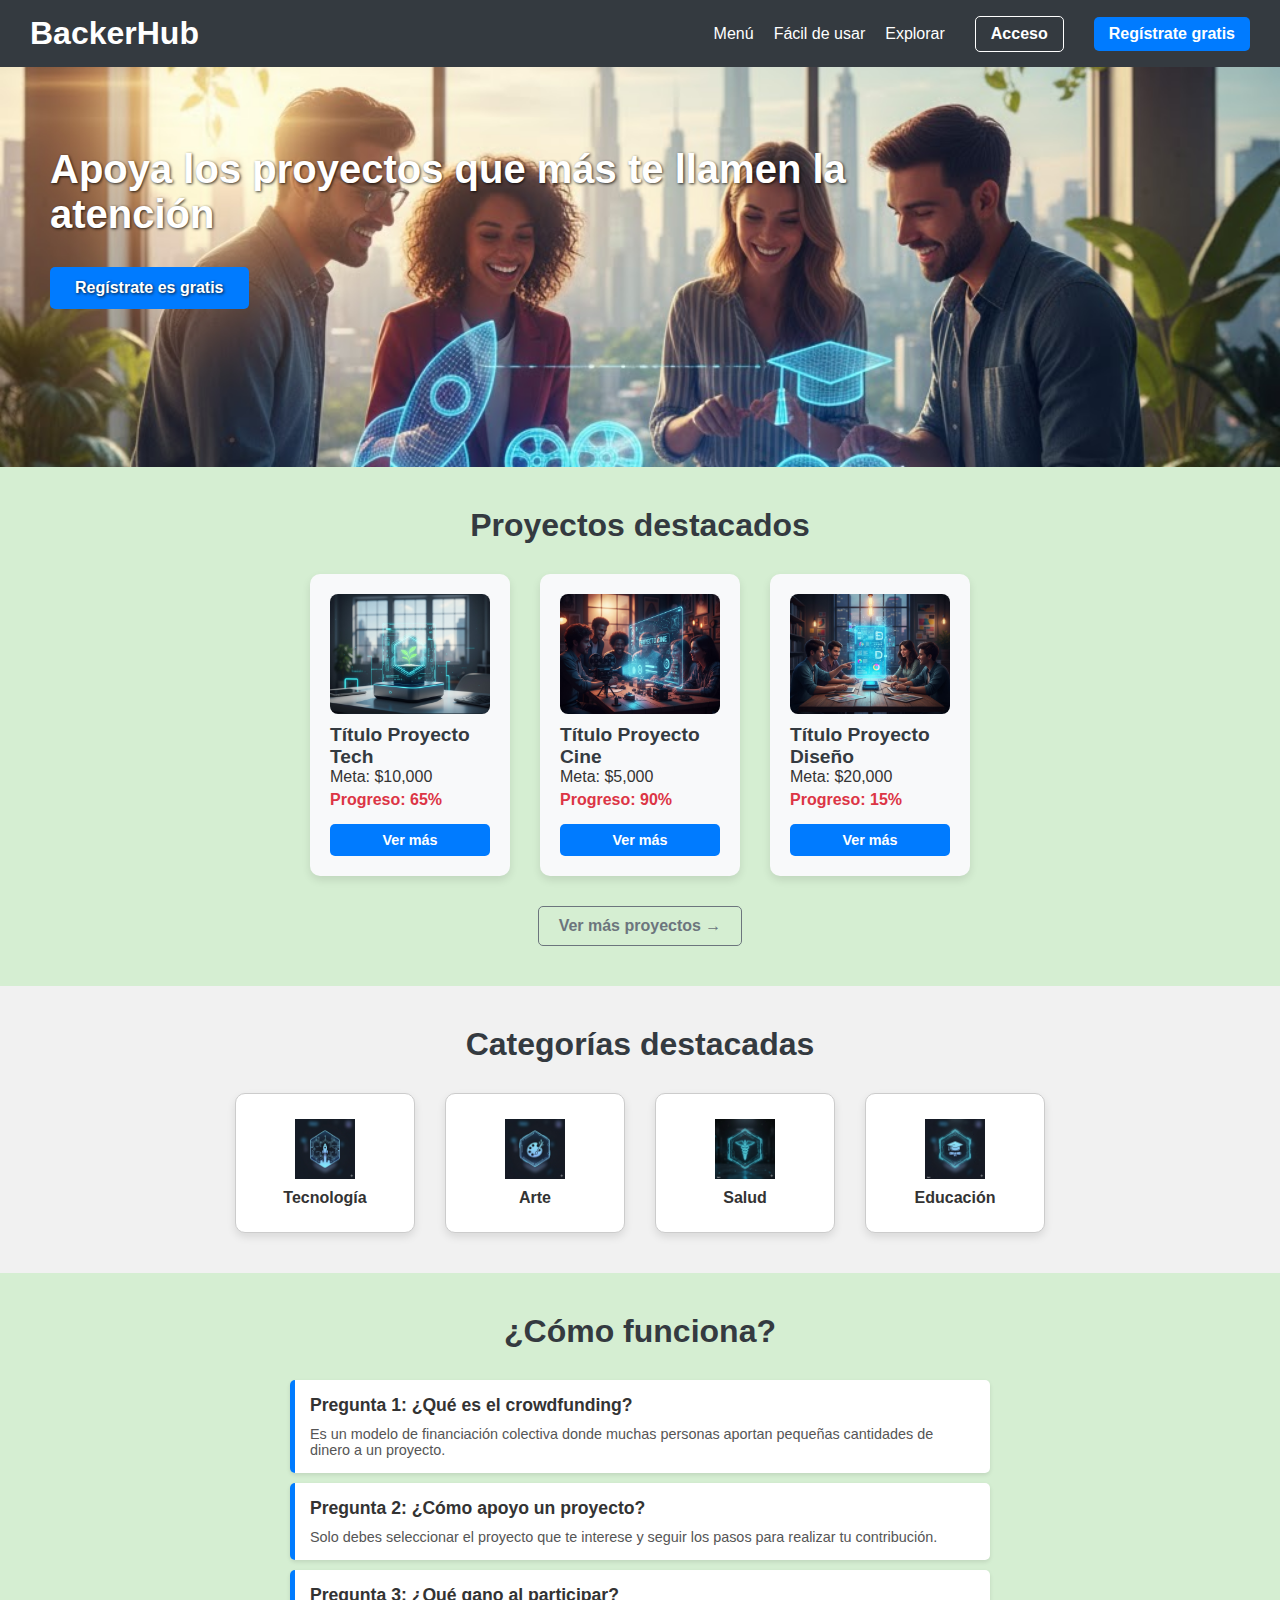
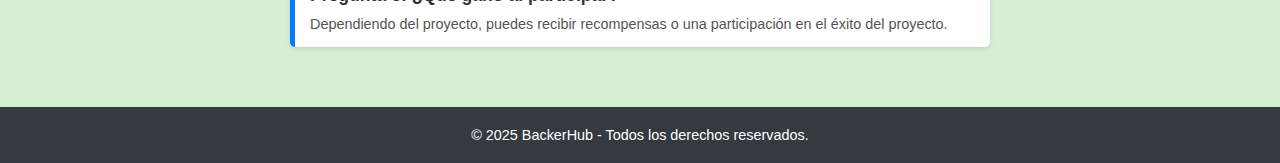
<file: index.html>
<!DOCTYPE html>
<html lang="es">
<head>
    <meta charset="UTF-8">
    <meta name="viewport" content="width=device-width, initial-scale=1.0">
    <title>BackerHub Plataforma de Crowdfunding</title>
    <link rel="stylesheet" href="css/pagPrincipal.css">
</head>
<body>
    <header>
        <h1>BackerHub</h1>
        <button class="menu-btn">☰</button>
        <nav id="menu">
            <ul>
                <li><a href="#">Menú</a></li>
                <li><a href="#">Fácil de usar</a></li>
                <li><a href="proyectos.html">Explorar</a></li>
                <li><a href="login.html" class="boton-acceso">Acceso</a></li>
                <li><a href="register.html" class="boton-registro">Regístrate gratis</a></li>
            </ul>
        </nav>
    </header>

    <main>
        <section class="presentacion">
            <h2>Apoya los proyectos que más te llamen la atención</h2>
            <a href="register.html" class="boton">Regístrate es gratis</a>
        </section>

        <section class="destacados" id="proyectos">
            <h2>Proyectos destacados</h2>
            <div class="grid-anuncios">
                <div class="anuncio proyecto">
                    <img src="img/tech.jpg" alt="Imagen del Proyecto Tech">
                    <h3>Título Proyecto Tech</h3>
                    <p>Meta: $10,000</p>
                    <p class="progreso">Progreso: 65%</p>
                    <a href="detalle.html" class="boton ver-mas">Ver más</a>
                </div>
                <div class="anuncio proyecto">
                    <img src="img/procine.jpg" alt="Imagen del Proyecto Cine">
                    <h3>Título Proyecto Cine</h3>
                    <p>Meta: $5,000</p>
                    <p class="progreso">Progreso: 90%</p>
                    <a href="detalle.html" class="boton ver-mas">Ver más</a>
                </div>
                <div class="anuncio proyecto">
                    <img src="img/prodisenio.jpg" alt="Imagen del Proyecto Diseño">
                    <h3>Título Proyecto Diseño</h3>
                    <p>Meta: $20,000</p>
                    <p class="progreso">Progreso: 15%</p>
                    <a href="detalle.html" class="boton ver-mas">Ver más</a>
                </div>
            </div>
            <a href="proyectos.html" class="boton-secundario">Ver más proyectos →</a>
        </section>

        <section class="categorias">
            <h2>Categorías destacadas</h2>
            <div class="grid-categorias">
                <div class="categoria">
                    <img src="img/tecnologia.jpg" alt="Icono de Tecnología">
                    <h3>Tecnología</h3>
                </div>
                <div class="categoria">
                    <img src="img/arte.jpg" alt="Icono de Arte">
                    <h3>Arte</h3>
                </div>
                <div class="categoria">
                    <img src="img/salud.jpg" alt="Icono de Salud">
                    <h3>Salud</h3>
                </div>
                <div class="categoria">
                    <img src="img/educacion.jpg" alt="Icono de Educación">
                    <h3>Educación</h3>
                </div>
            </div>
        </section>

        <section class="como-funciona" id="faq">
            <h2>¿Cómo funciona?</h2>
            <div class="preguntas">
                <div class="pregunta">
                    <h3>Pregunta 1: ¿Qué es el crowdfunding?</h3>
                    <div class="respuesta estatico"><p>Es un modelo de financiación colectiva donde muchas personas aportan pequeñas cantidades de dinero a un proyecto.</p></div>
                </div>
                <div class="pregunta">
                    <h3>Pregunta 2: ¿Cómo apoyo un proyecto?</h3>
                    <div class="respuesta estatico"><p>Solo debes seleccionar el proyecto que te interese y seguir los pasos para realizar tu contribución.</p></div>
                </div>
                <div class="pregunta">
                    <h3>Pregunta 3: ¿Qué gano al participar?</h3>
                    <div class="respuesta estatico"><p>Dependiendo del proyecto, puedes recibir recompensas o una participación en el éxito del proyecto.</p></div>
                </div>
            </div>
        </section>
    </main>

    <footer>
        <p>&copy; 2025 BackerHub - Todos los derechos reservados.</p>
    </footer>

</body>
</html>
</file>
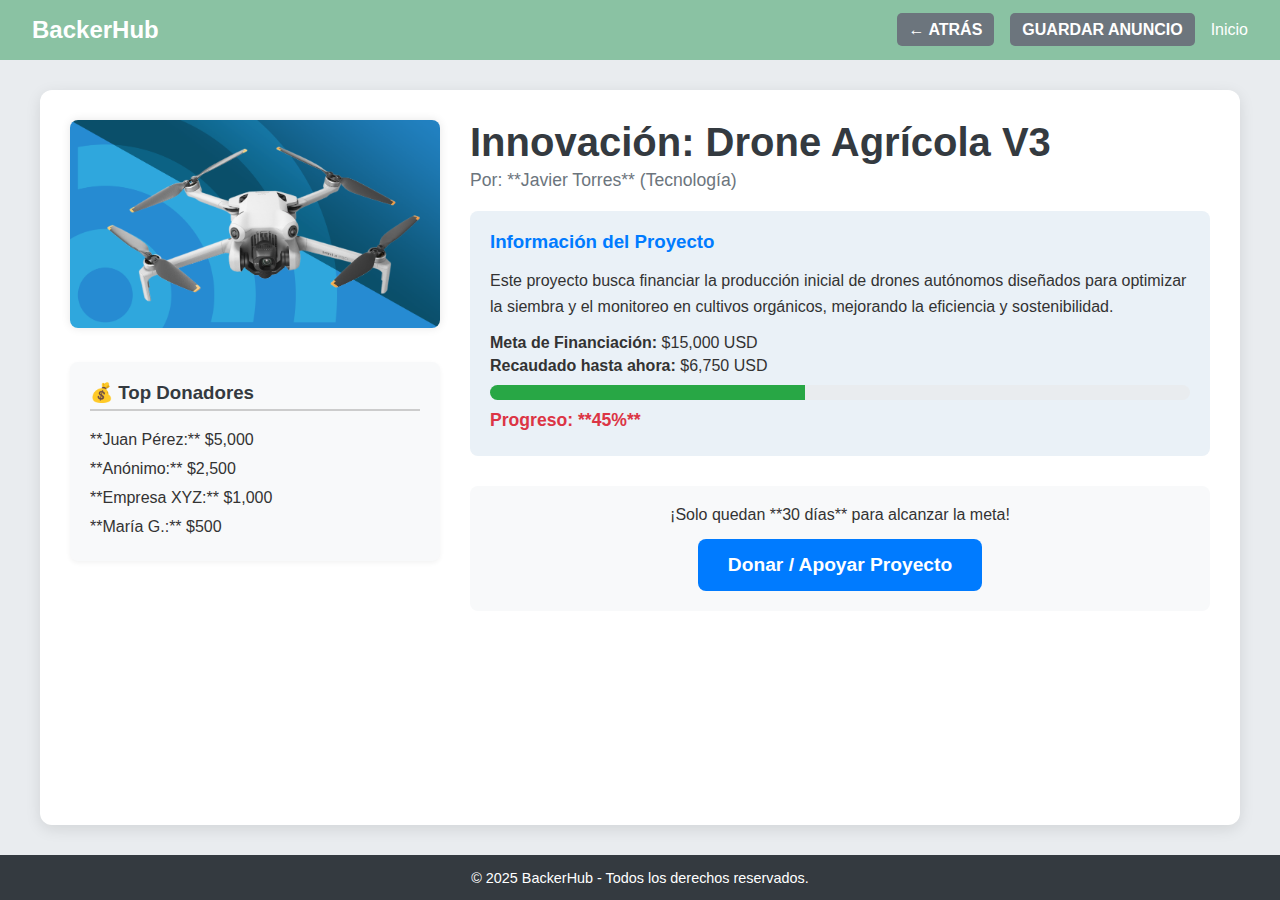
<file: detalle.html>
<!DOCTYPE html>
<html lang="es">
<head>
    <meta charset="UTF-8" />
    <meta name="viewport" content="width=device-width, initial-scale=1.0">
    <title>Detalle del Proyecto - BackerHub</title>
    <link rel="stylesheet" href="css/detalle.css">
</head>
<body>
    <header class="header">
        <h1 class="logo">BackerHub</h1>
        <nav class="nav">
            <ul>
                <li><a href="explorar_proyectos.html" class="btn-atras">← Atrás</a></li>
                <li><a href="guardados.html" class="btn-guardar">Guardar Anuncio</a></li>
                <li><a href="index.html">Inicio</a></li>
            </ul>
        </nav>
    </header>

    <main class="detalle-container">

        <div class="columna-principal">
            
            <div class="bloque-imagen">
                <img src="img/drone.png" alt="Imagen principal del proyecto de Tecnología" class="imagen-principal">
            </div>

            <div class="top-donadores">
                <h3>💰 Top Donadores</h3>
                <ul class="lista-donadores">
                    <li>**Juan Pérez:** $5,000</li>
                    <li>**Anónimo:** $2,500</li>
                    <li>**Empresa XYZ:** $1,000</li>
                    <li>**María G.:** $500</li>
                </ul>
            </div>
        </div>

        <div class="columna-info">
            
            <h2 class="titulo-proyecto">Innovación: Drone Agrícola V3</h2>
            <p class="creador">Por: **Javier Torres** (Tecnología)</p>
            
            <div class="bloque-info">
                <h3>Información del Proyecto</h3>
                <p class="descripcion">
                    Este proyecto busca financiar la producción inicial de drones autónomos diseñados para optimizar la siembra y el monitoreo en cultivos orgánicos, mejorando la eficiencia y sostenibilidad.
                </p>
                
                <div class="metrica">
                    <p><strong>Meta de Financiación:</strong> $15,000 USD</p>
                    <p><strong>Recaudado hasta ahora:</strong> $6,750 USD</p>
                    <div class="barra-progreso">
                        <div class="progreso-relleno" style="width: 45%;"></div>
                    </div>
                    <p class="porcentaje">Progreso: **45%**</p>
                </div>
            </div>

            <div class="bloque-donar">
                <p>¡Solo quedan **30 días** para alcanzar la meta!</p>
                <button class="btn-donar">Donar / Apoyar Proyecto</button>
            </div>
        </div>
        
    </main>

    <footer class="footer">
        <p>&copy; 2025 BackerHub - Todos los derechos reservados.</p>
    </footer>
</body>
</html>
</file>
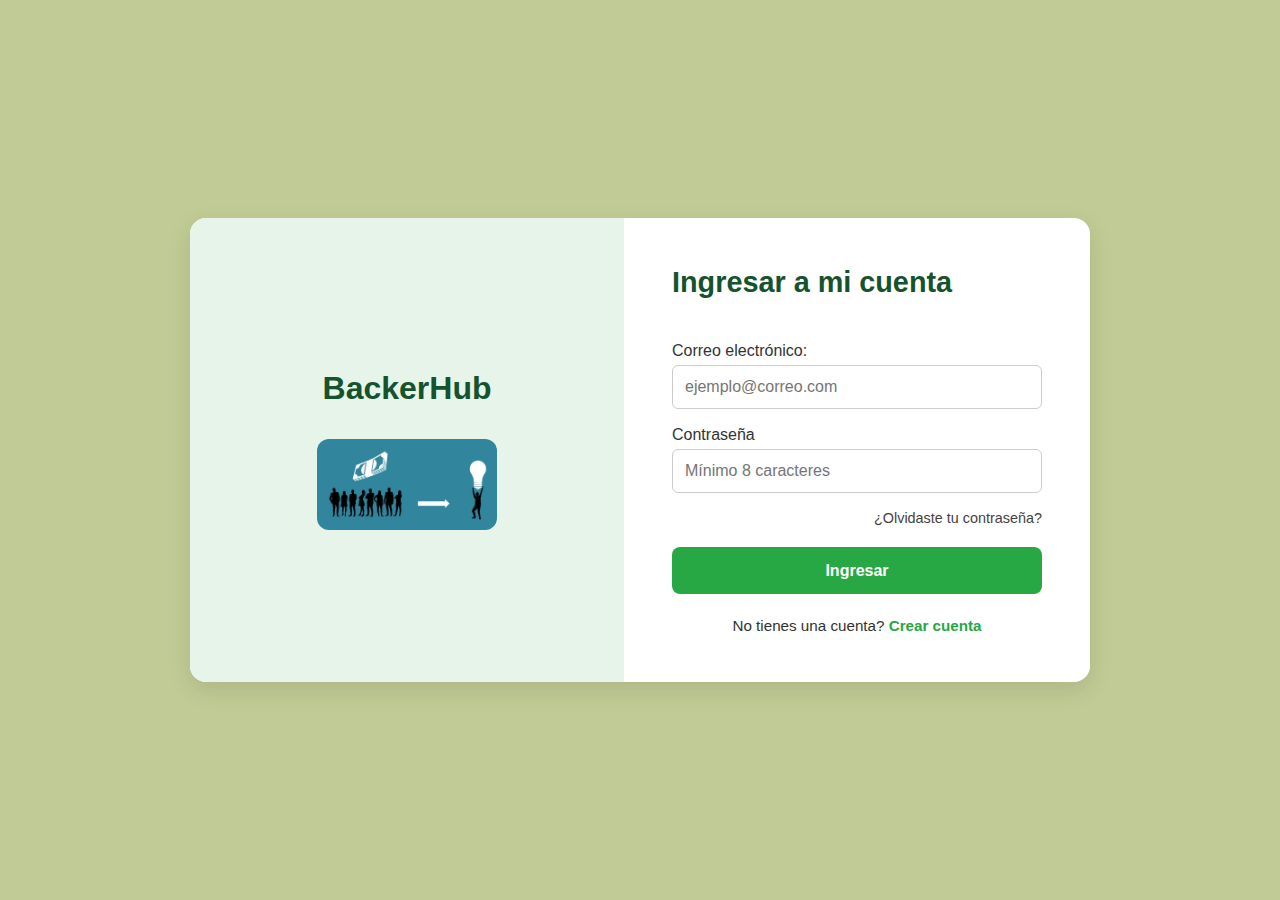
<file: login.html>
<!DOCTYPE html>
<html lang="es">
<head>
  <meta charset="UTF-8" />
  <meta name="viewport" content="width=device-width, initial-scale=1.0"/>
  <title>Iniciar Sesión - BackerHub</title>
  <link rel="stylesheet" href="css/login.css" />
</head>
<body>
  <div class="login-container">
    <div class="login-left">
      <h1>BackerHub</h1>
      <img src="img/crowdfunding.jpg" alt="Icono login">
    </div>
    <div class="login-right">
      <h2>Ingresar a mi cuenta</h2>
      <form id="form-login">
        <label for="email">Correo electrónico:</label>
        <input type="email" id="email" name="email" placeholder="ejemplo@correo.com" />
        <small id="error-email" class="error"></small>

        <label for="password">Contraseña</label>
        <input type="password" id="password" name="password" placeholder="Mínimo 8 caracteres" />
        <small id="error-password" class="error"></small>

        <a href="#" class="olvido">¿Olvidaste tu contraseña?</a>

        <button type="submit">Ingresar</button>
      </form>
      <p class="cuenta">No tienes una cuenta? <a href="./register.html">Crear cuenta</a></p>
    </div>
  </div>

</body>
</html>
</file>
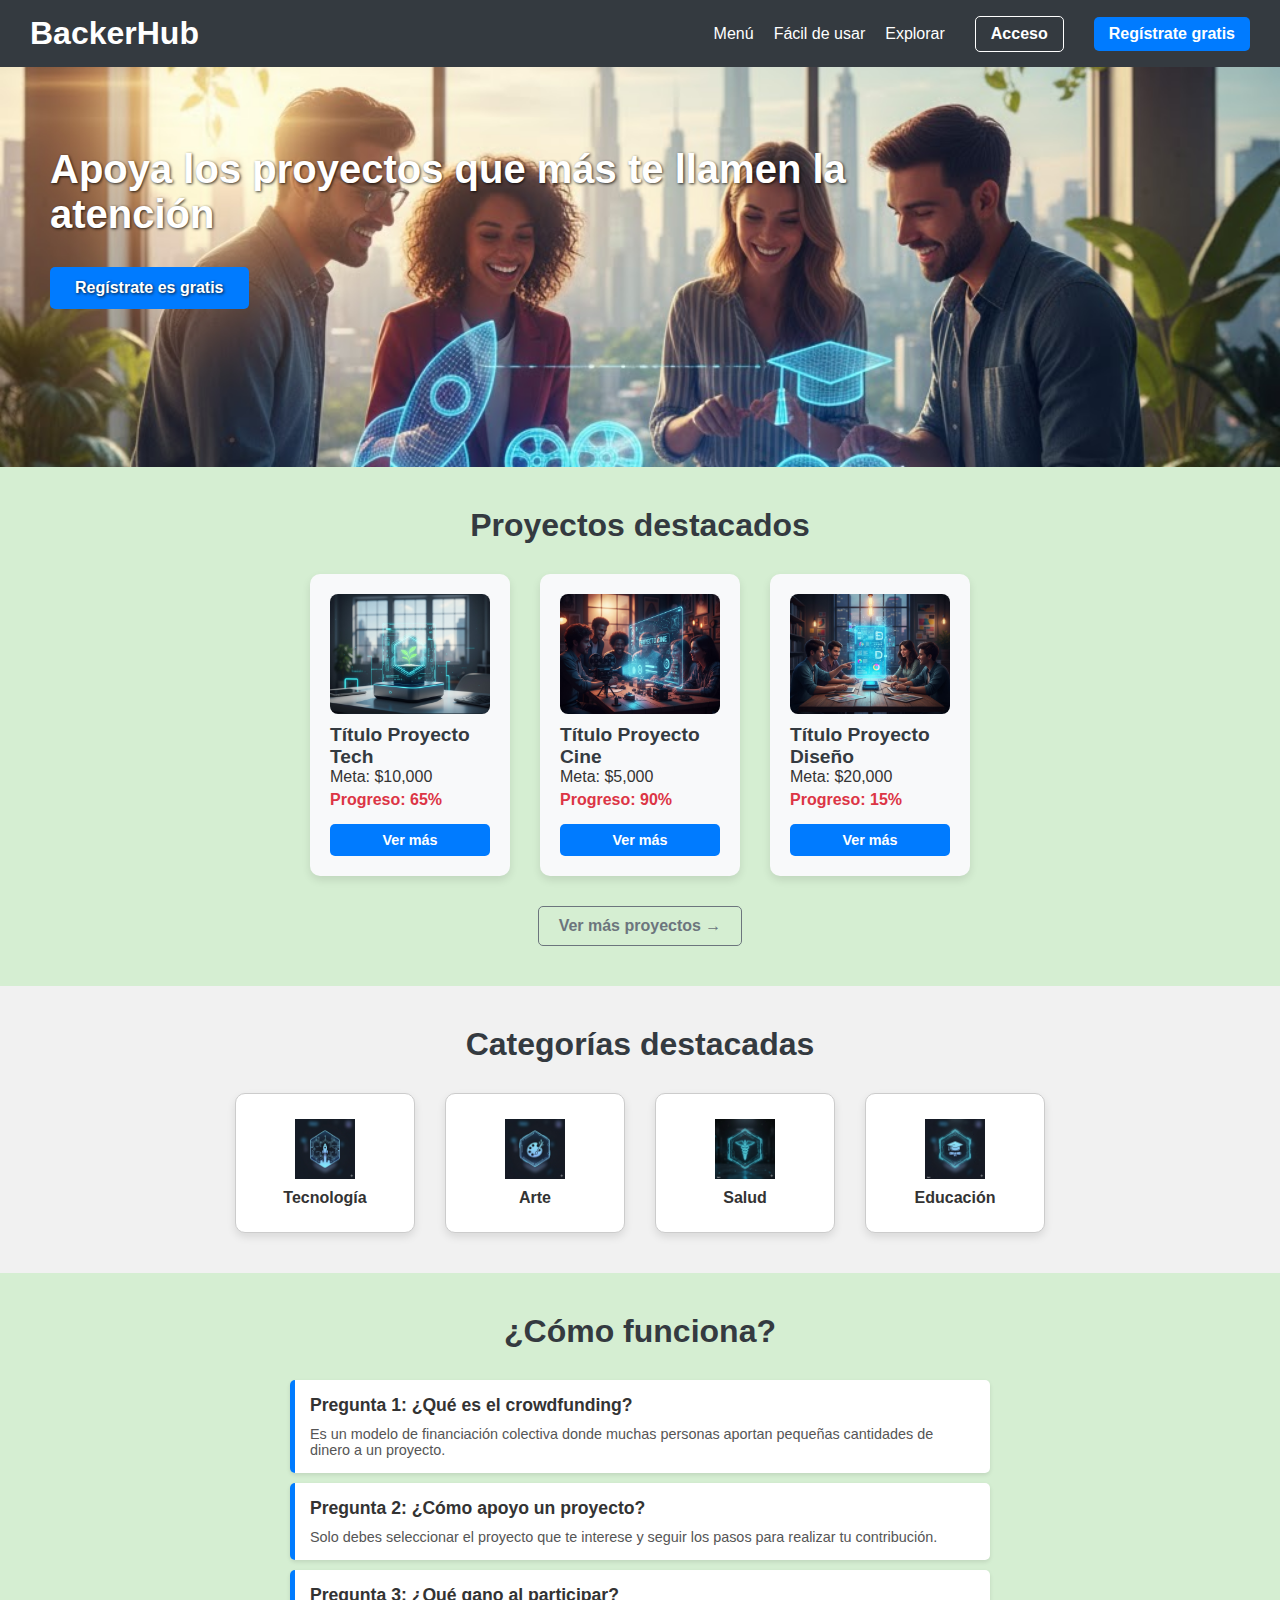
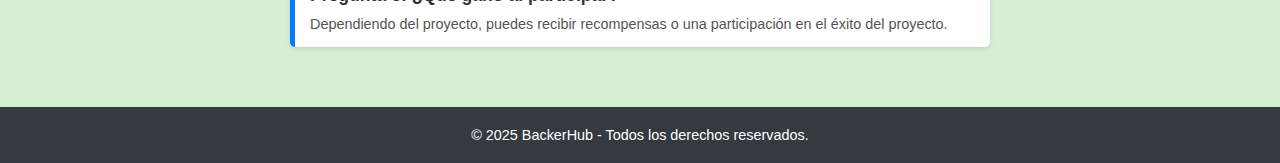
<file: pagPrincipal.html>
<!DOCTYPE html>
<html lang="es">
<head>
    <meta charset="UTF-8">
    <meta name="viewport" content="width=device-width, initial-scale=1.0">
    <title>BackerHub Plataforma de Crowdfunding</title>
    <link rel="stylesheet" href="css/pagPrincipal.css">
</head>
<body>
    <header>
        <h1>BackerHub</h1>
        <button class="menu-btn">☰</button>
        <nav id="menu">
            <ul>
                <li><a href="#">Menú</a></li>
                <li><a href="#">Fácil de usar</a></li>
                <li><a href="proyectos.html">Explorar</a></li>
                <li><a href="login.html" class="boton-acceso">Acceso</a></li>
                <li><a href="register.html" class="boton-registro">Regístrate gratis</a></li>
            </ul>
        </nav>
    </header>

    <main>
        <section class="presentacion">
            <h2>Apoya los proyectos que más te llamen la atención</h2>
            <a href="register.html" class="boton">Regístrate es gratis</a>
        </section>

        <section class="destacados" id="proyectos">
            <h2>Proyectos destacados</h2>
            <div class="grid-anuncios">
                <div class="anuncio proyecto">
                    <img src="img/tech.jpg" alt="Imagen del Proyecto Tech">
                    <h3>Título Proyecto Tech</h3>
                    <p>Meta: $10,000</p>
                    <p class="progreso">Progreso: 65%</p>
                    <a href="detalle.html" class="boton ver-mas">Ver más</a>
                </div>
                <div class="anuncio proyecto">
                    <img src="img/procine.jpg" alt="Imagen del Proyecto Cine">
                    <h3>Título Proyecto Cine</h3>
                    <p>Meta: $5,000</p>
                    <p class="progreso">Progreso: 90%</p>
                    <a href="detalle.html" class="boton ver-mas">Ver más</a>
                </div>
                <div class="anuncio proyecto">
                    <img src="img/prodisenio.jpg" alt="Imagen del Proyecto Diseño">
                    <h3>Título Proyecto Diseño</h3>
                    <p>Meta: $20,000</p>
                    <p class="progreso">Progreso: 15%</p>
                    <a href="detalle.html" class="boton ver-mas">Ver más</a>
                </div>
            </div>
            <a href="proyectos.html" class="boton-secundario">Ver más proyectos →</a>
        </section>

        <section class="categorias">
            <h2>Categorías destacadas</h2>
            <div class="grid-categorias">
                <div class="categoria">
                    <img src="img/tecnologia.jpg" alt="Icono de Tecnología">
                    <h3>Tecnología</h3>
                </div>
                <div class="categoria">
                    <img src="img/arte.jpg" alt="Icono de Arte">
                    <h3>Arte</h3>
                </div>
                <div class="categoria">
                    <img src="img/salud.jpg" alt="Icono de Salud">
                    <h3>Salud</h3>
                </div>
                <div class="categoria">
                    <img src="img/educacion.jpg" alt="Icono de Educación">
                    <h3>Educación</h3>
                </div>
            </div>
        </section>

        <section class="como-funciona" id="faq">
            <h2>¿Cómo funciona?</h2>
            <div class="preguntas">
                <div class="pregunta">
                    <h3>Pregunta 1: ¿Qué es el crowdfunding?</h3>
                    <div class="respuesta estatico"><p>Es un modelo de financiación colectiva donde muchas personas aportan pequeñas cantidades de dinero a un proyecto.</p></div>
                </div>
                <div class="pregunta">
                    <h3>Pregunta 2: ¿Cómo apoyo un proyecto?</h3>
                    <div class="respuesta estatico"><p>Solo debes seleccionar el proyecto que te interese y seguir los pasos para realizar tu contribución.</p></div>
                </div>
                <div class="pregunta">
                    <h3>Pregunta 3: ¿Qué gano al participar?</h3>
                    <div class="respuesta estatico"><p>Dependiendo del proyecto, puedes recibir recompensas o una participación en el éxito del proyecto.</p></div>
                </div>
            </div>
        </section>
    </main>

    <footer>
        <p>&copy; 2025 BackerHub - Todos los derechos reservados.</p>
    </footer>

</body>
</html>
</file>
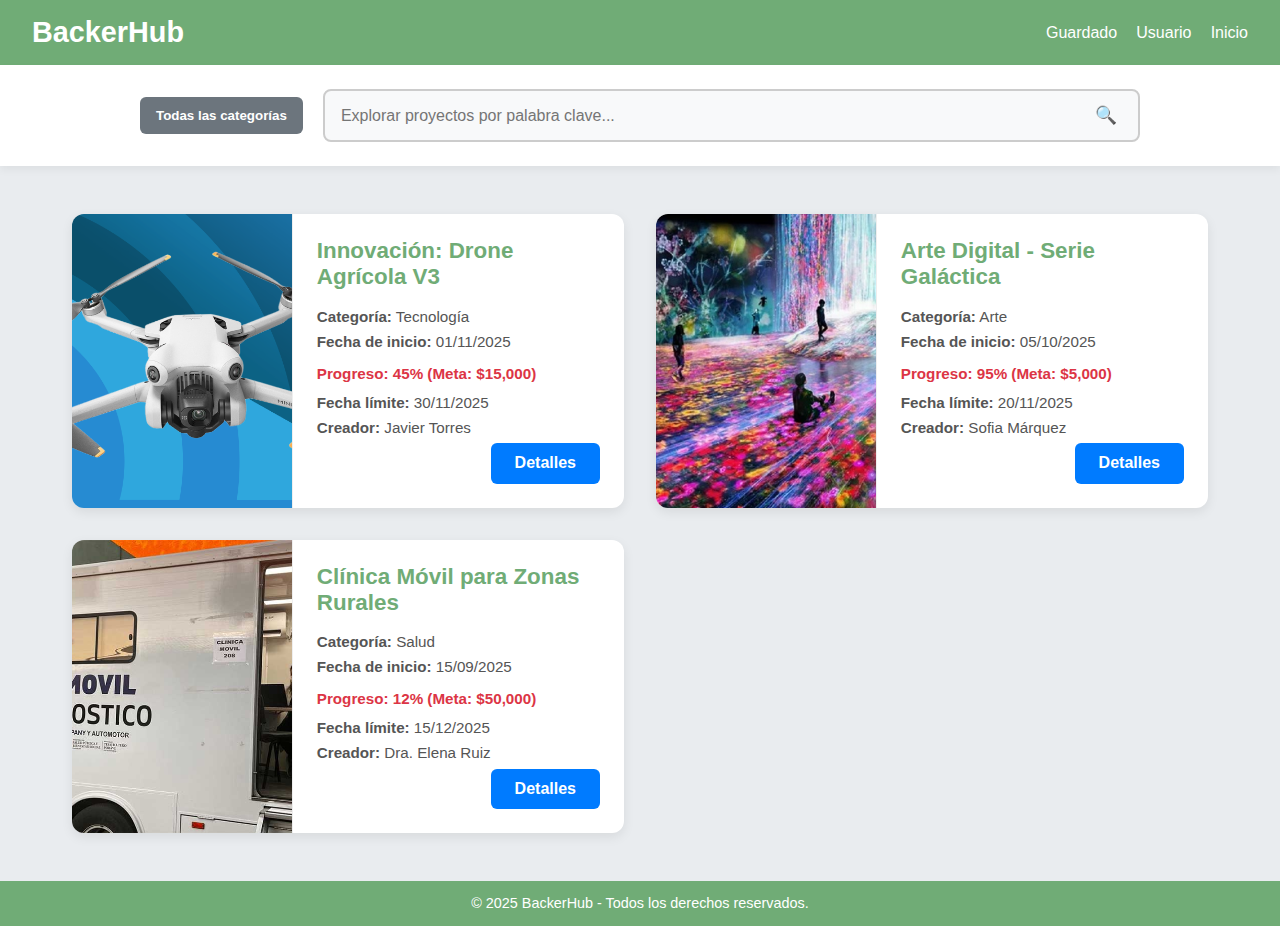
<file: proyectos.html>
<!DOCTYPE html>
<html lang="es">
<head>
    <meta charset="UTF-8" />
    <meta name="viewport" content="width=device-width, initial-scale=1.0">
    <title>Explorar Proyectos - BackerHub</title>
    <link rel="stylesheet" href="css/proyecto.css" />
</head>
<body>
    <header class="header">
        <h1 class="logo">BackerHub</h1>
        <nav class="nav">
            <ul>
                <li><a href="guardados.html">Guardado</a></li>
                <li><a href="usuario.html">Usuario</a></li>
                <li><a href="index.html">Inicio</a></li>
            </ul>
        </nav>
    </header>

    <section class="busqueda-container">
        <div class="buscador-filtro">
            <button class="btn-categorias">Todas las categorías</button>

            <div class="form-busqueda">
                <input type="text" placeholder="Explorar proyectos por palabra clave..." class="input-busqueda" />
                <button class="btn-buscar">🔍</button>
            </div>
        </div>
    </section>

    <main class="proyectos-lista">
        <div class="grid-proyectos">

            <div class="tarjeta-proyecto">
                <div class="imagen-proyecto" style="background-image: url('img/drone.png');">
                </div>
                <div class="info-proyecto">
                    <h3 class="titulo-proyecto">Innovación: Drone Agrícola V3</h3>
                    <p><strong>Categoría:</strong> Tecnología</p>
                    <p><strong>Fecha de inicio:</strong> 01/11/2025</p>
                    <p class="progreso"><strong>Progreso:</strong> 45% (Meta: $15,000)</p>
                    <p><strong>Fecha límite:</strong> 30/11/2025</p>
                    <p class="creador"><strong>Creador:</strong> Javier Torres</p>
                    
                    <a href="detalle.html" class="boton-detalles">Detalles</a>
                </div>
            </div>

            <div class="tarjeta-proyecto">
                <div class="imagen-proyecto" style="background-image: url('img/artedigital.jpg');"></div>
                <div class="info-proyecto">
                    <h3 class="titulo-proyecto">Arte Digital - Serie Galáctica</h3>
                    <p><strong>Categoría:</strong> Arte</p>
                    <p><strong>Fecha de inicio:</strong> 05/10/2025</p>
                    <p class="progreso"><strong>Progreso:</strong> 95% (Meta: $5,000)</p>
                    <p><strong>Fecha límite:</strong> 20/11/2025</p>
                    <p class="creador"><strong>Creador:</strong> Sofia Márquez</p>
                    
                    <a href="detalle.html" class="boton-detalles">Detalles</a>
                </div>
            </div>
             <div class="tarjeta-proyecto">
                <div class="imagen-proyecto" style="background-image: url('img/clinica.jpg');"></div>
                <div class="info-proyecto">
                    <h3 class="titulo-proyecto">Clínica Móvil para Zonas Rurales</h3>
                    <p><strong>Categoría:</strong> Salud</p>
                    <p><strong>Fecha de inicio:</strong> 15/09/2025</p>
                    <p class="progreso"><strong>Progreso:</strong> 12% (Meta: $50,000)</p>
                    <p><strong>Fecha límite:</strong> 15/12/2025</p>
                    <p class="creador"><strong>Creador:</strong> Dra. Elena Ruiz</p>
                    
                    <a href="detalle.html" class="boton-detalles">Detalles</a>
                </div>
            </div>

        </div>
    </main>

    <footer class="footer">
        <p>&copy; 2025 BackerHub - Todos los derechos reservados.</p>
    </footer>
</body>
</html>
</file>
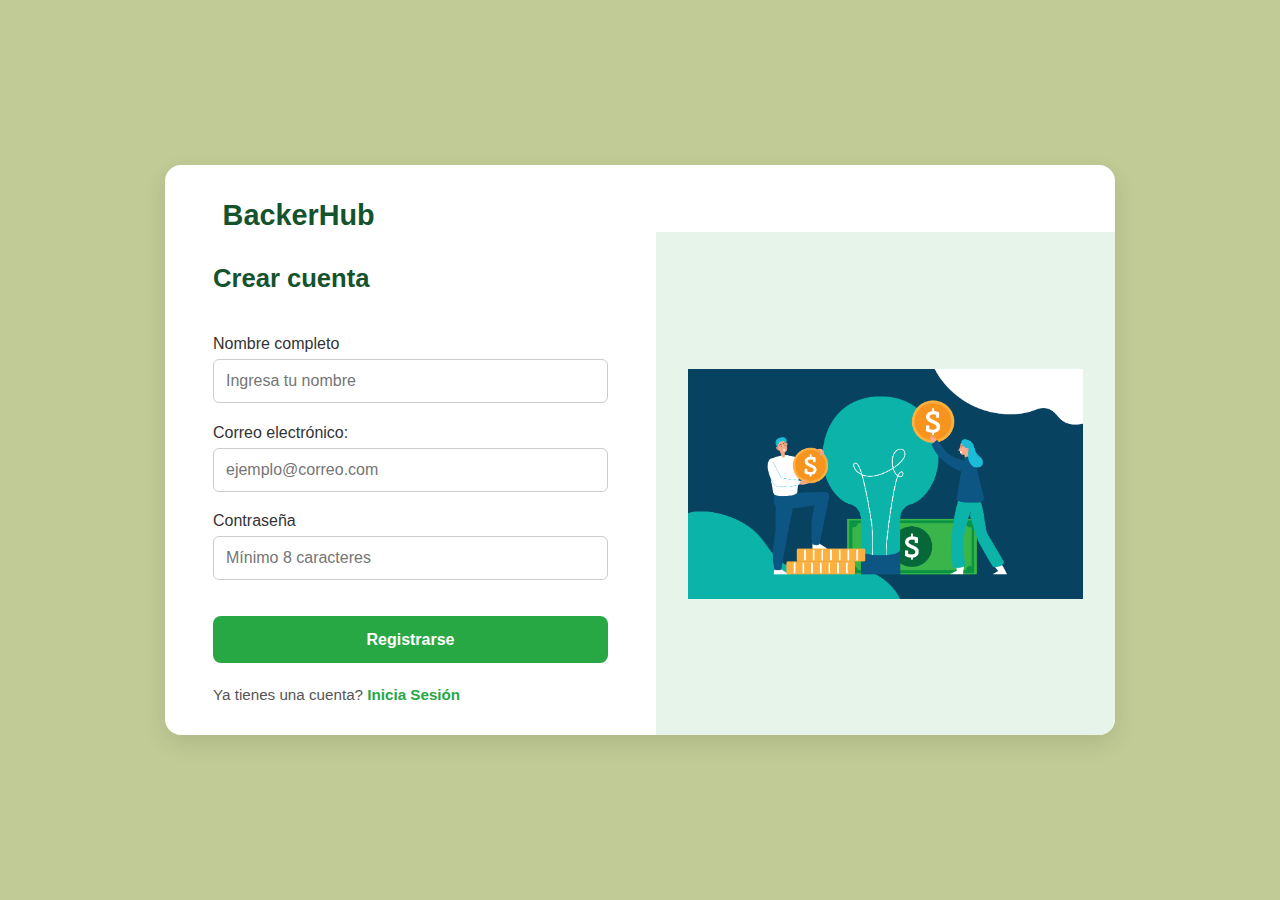
<file: register.html>
<!DOCTYPE html>
<html lang="es">
<head>
  <meta charset="UTF-8" />
  <meta name="viewport" content="width=device-width, initial-scale=1.0"/>
  <title>Crear Cuenta - BackerHub</title>
  <link rel="stylesheet" href="css/register.css" />
</head>
<body>
  <div class="container">
    <div class="logo">BackerHub</div>
    <div class="form-container">
      <h2>Crear cuenta</h2>
      <form id="form-register">
        <label for="nombre">Nombre completo</label>
        <input type="text" id="nombre" name="nombre" placeholder="Ingresa tu nombre" />
        <small class="error" id="error-nombre"></small>

        <label for="correo">Correo electrónico:</label>
        <input type="email" id="correo" name="correo" placeholder="ejemplo@correo.com" />
        <small class="error" id="error-correo"></small>

        <label for="contrasena">Contraseña</label>
        <input type="password" id="contrasena" name="contrasena" placeholder="Mínimo 8 caracteres" />
        <small class="error" id="error-contrasena"></small>

        <button type="submit">Registrarse</button>
      </form>
      <p class="link-login">
        Ya tienes una cuenta?
        <a href="login.html">Inicia Sesión</a>
      </p>
    </div>
    <div class="image-container">
      <img src="img/register.png" alt="Ilustración de personas registrándose" />
    </div>
  </div>

</body>
</html>
</file>
<file: css/pagPrincipal.css>
* {
    margin: 0;
    padding: 0;
    box-sizing: border-box;
}

:root {
    --color-primario: #007bff; 
    --color-secundario: #6c757d; 
    --color-header-fondo: #343a40; 
    --color-fondo-claro: #f8f9fa; 
    --color-progreso: #dc3545; 
}

body {
    font-family: 'Arial', sans-serif;
    margin: 0;
    padding: 0;
    text-align: center;
    background-color: var(--color-fondo-claro);
    color: #333;
}


header {
    display: flex;
    justify-content: space-between; 
    align-items: center;
    background-color: var(--color-header-fondo);
    color: white;
    padding: 15px 30px;
}

header h1 {
    margin: 0;
    font-size: 2em;
    flex: 1; 
    text-align: left; 
}


.boton-acceso, .boton-registro {
    padding: 8px 15px;
    border-radius: 5px;
    font-weight: bold;
    text-decoration: none;
    margin-left: 10px;
    display: inline-block;
    transition: background-color 0.3s;
}

.boton-acceso {
    background-color: transparent; 
    color: white;
    border: 1px solid white;
}
.boton-acceso:hover {
    background-color: rgba(255, 255, 255, 0.1);
}

.boton-registro {
    background-color: var(--color-primario);
    color: white;
    border: none;
}
.boton-registro:hover {
    background-color: #0056b3;
}

nav ul {
    list-style: none;
    padding: 0;
    display: flex;
    gap: 20px; 
    align-items: center;
}

nav ul li a {
    color: white;
    text-decoration: none;
}
nav ul li a:hover {
    text-decoration: underline;
}

.menu-btn {
    display: none; 
    background: none;
    border: none;
    color: white;
    font-size: 1.5em;
    cursor: pointer;
}

.presentacion {
    padding: 80px 50px;
    min-height: 400px;
    
    background-image: url('../img/pagPrincipal.jpg'); 
    background-size: cover; 
    background-position: center; 
    background-color: #e9ecef; 
    color: white; 
    text-shadow: 1px 1px 3px rgba(0, 0, 0, 0.8); 
    text-align: left;
}
.presentacion h2 {
    font-size: 2.5em;
    margin-bottom: 20px;
    max-width: 800px;
}


.boton {
    display: inline-block;
    padding: 12px 25px;
    background-color: var(--color-primario);
    color: white;
    text-decoration: none;
    border-radius: 5px;
    font-weight: bold;
    margin-top: 10px;
    transition: background-color 0.3s;
}
.boton:hover {
    background-color: #0056b3;
}
.boton-secundario {
    display: inline-block;
    margin-top: 30px;
    padding: 10px 20px;
    background-color: transparent;
    border: 1px solid var(--color-secundario);
    color: var(--color-secundario);
    text-decoration: none;
    border-radius: 5px;
    font-weight: bold;
}
.boton-secundario:hover {
    background-color: var(--color-secundario);
    color: white;
}


.destacados {
    padding: 40px;
    background-color: rgb(213, 238, 210);
}
.destacados h2 {
    font-size: 2em;
    margin-bottom: 30px;
    color: var(--color-header-fondo);
}

.grid-anuncios {
    display: flex;
    justify-content: center;
    gap: 30px;
    flex-wrap: wrap;
}

.anuncio.proyecto {
    background: var(--color-fondo-claro);
    padding: 20px;
    border-radius: 10px;
    box-shadow: 0 4px 8px rgba(0, 0, 0, 0.1);
    width: 200px;
    text-align: left;
    min-height: 180px;
    display: flex;
    flex-direction: column;
    justify-content: space-between;
}

.anuncio.proyecto img {
    max-width: 100%;
    height: 120px; 
    object-fit: cover; 
    border-radius: 8px;
    margin-bottom: 10px;
}
.anuncio.proyecto h3 {
    color: var(--color-header-fondo);
    margin-top: 0;
    font-size: 1.2em;
}
.anuncio.proyecto .progreso {
    font-weight: bold;
    color: var(--color-progreso); 
    padding: 5px 0;
}

.ver-mas {
    text-align: center;
    margin-top: 10px;
    padding: 8px 15px;
    font-size: 0.9em;
}


.categorias {
    padding: 40px;
    background-color: #f1f1f1; 
}
.categorias h2 {
    font-size: 2em;
    margin-bottom: 30px;
    color: var(--color-header-fondo);
}
.grid-categorias {
    display: flex;
    justify-content: center;
    gap: 30px;
    flex-wrap: wrap;
}

.categoria {
    background: white;
    padding: 30px;
    border-radius: 10px;
    box-shadow: 0 4px 8px rgba(0, 0, 0, 0.1);
    width: 180px;
    height: 140px;
    display: flex;
    flex-direction: column; 
    align-items: center; 
    justify-content: center; 
    text-align: center;
    border: 1px solid #ccc;
    transition: transform 0.3s;
}

.categoria img {
    max-width: 60px; 
    height: auto;
    margin-bottom: 10px; 
}
.categoria:hover {
    transform: translateY(-5px);
    border-color: var(--color-primario);
}
.categoria h3 {
    color: #333;
    font-size: 1em;
    margin: 0;
}


.como-funciona {
    padding: 40px;
    background-color: rgb(213, 238, 210);
}
.como-funciona h2 {
    font-size: 2em;
    margin-bottom: 30px;
    color: var(--color-header-fondo);
}

.preguntas {
    max-width: 700px;
    margin: 20px auto;
}

.pregunta {
    background: white;
    padding: 15px;
    border-radius: 5px;
    box-shadow: 0 2px 4px rgba(0,0,0,0.1);
    margin-bottom: 10px;
    cursor: default; 
    text-align: left;
    border-left: 5px solid var(--color-primario); 
}

.pregunta h3 {
    margin: 0;
    font-size: 1.1em;
}

.respuesta {
    padding-top: 10px;
    font-size: 0.9em;
    color: #555;
    display: block; 
}


footer {
    background-color: var(--color-header-fondo);
    color: white;
    padding: 20px;
    font-size: 0.9em;
}


@media (max-width: 768px) {
    header {
        padding: 15px 20px;
    }
    
    nav {
        display: none; 
        flex-direction: column;
        background: var(--color-header-fondo);
        position: absolute;
        top: 60px;
        left: 0;
        width: 100%;
        box-shadow: 0px 4px 10px rgba(0, 0, 0, 0.2);
        z-index: 100;
    }
    nav ul {
        flex-direction: column;
        text-align: center;
        gap: 0;
        padding: 10px 0;
    }
    nav ul li {
        width: 100%;
        border-bottom: 1px solid rgba(255, 255, 255, 0.1);
    }
    nav ul li a {
        display: block;
        padding: 10px;
    }
    .boton-acceso, .boton-registro {
        margin: 5px 0;
        text-align: center;
        width: 80%;
    }
    .menu-btn {
        display: block; 
    }

    .presentacion {
        text-align: center;
        padding: 40px 20px;
    }
    .presentacion h2 {
        font-size: 1.8em;
        max-width: 100%;
    }

    .grid-anuncios, .grid-categorias {
        flex-direction: column;
        align-items: center;
    }
    .anuncio.proyecto, .categoria {
        width: 90%;
        max-width: 300px;
    }
}
</file>
<file: css/detalle.css>
* {
    margin: 0;
    padding: 0;
    box-sizing: border-box;
}

:root {
    --color-primario: #007bff; 
    --color-secundario: #6c757d; 
    --color-header-fondo: #343a40; 
    --color-fondo-claro: #f8f9fa; 
    --color-progreso-barra: #28a745; 
    --color-progreso-texto: #dc3545; 
    --color-fondo-pagina: #e9ecef;
}

body {
    font-family: 'Arial', sans-serif;
    background: var(--color-fondo-pagina);
    color: #333;
    min-height: 100vh;
    display: flex;
    flex-direction: column;
}

main {
    flex-grow: 1; 
    display: flex;
    justify-content: center; 
    align-items: flex-start;
    width: 100%;
}


.header {
    background-color: #8ac2a3;
    color: white;
    display: flex;
    justify-content: space-between;
    align-items: center;
    padding: 1em 2em;
}

.logo {
    font-weight: bold;
    font-size: 1.5em;
}

.nav ul {
    list-style: none;
    display: flex;
    gap: 1em;
    margin: 0;
    padding: 0;
    align-items: center;
}

.nav a {
    color: white;
    text-decoration: none;
}
.nav a:hover {
    color: var(--color-primario);
}

.btn-atras, .btn-guardar {
    padding: 8px 12px;
    border-radius: 5px;
    font-weight: bold;
    text-transform: uppercase;
}
.btn-atras {
    background-color: var(--color-secundario);
}
.btn-guardar {
    background-color: #6c757d; 
}


.detalle-container {
    display: flex;
    flex-wrap: wrap;
    gap: 30px;
    padding: 30px;
    max-width: 1200px;
    margin: 30px auto; 
    background: white;
    border-radius: 12px;
    box-shadow: 0 4px 15px rgba(0, 0, 0, 0.1);
}

.columna-principal {
    flex: 1;
    min-width: 350px;
}
.columna-info {
    flex: 2;
    min-width: 400px;
    display: flex;
    flex-direction: column;
}


.bloque-imagen {
    margin-bottom: 30px;
}
.imagen-principal {
    width: 100%;
    max-height: 450px;
    object-fit: cover;
    border-radius: 8px;
    box-shadow: 0 0 10px rgba(0,0,0,0.1);
}


.top-donadores {
    background: var(--color-fondo-claro);
    padding: 20px;
    border-radius: 8px;
    box-shadow: 0 2px 5px rgba(0,0,0,0.05);
}
.top-donadores h3 {
    color: var(--color-header-fondo);
    margin-top: 0;
    margin-bottom: 15px;
    border-bottom: 2px solid #ccc;
    padding-bottom: 5px;
}
.lista-donadores {
    list-style: none;
    padding: 0;
    text-align: left;
    line-height: 1.8;
}


.titulo-proyecto {
    font-size: 2.5em;
    color: var(--color-header-fondo);
    margin-top: 0;
    margin-bottom: 5px;
}
.creador {
    font-size: 1.1em;
    color: var(--color-secundario);
    margin-bottom: 20px;
}

.bloque-info {
    background: #eaf1f7; 
    padding: 20px;
    border-radius: 8px;
    margin-bottom: 30px;
    text-align: left;
}
.bloque-info h3 {
    color: var(--color-primario);
    margin-top: 0;
    margin-bottom: 15px;
}
.descripcion {
    line-height: 1.6;
    margin-bottom: 15px;
}


.metrica p {
    margin-bottom: 5px;
}
.barra-progreso {
    height: 15px;
    background: #e9ecef;
    border-radius: 8px;
    overflow: hidden;
    margin: 10px 0;
}
.progreso-relleno {
    height: 100%;
    background-color: var(--color-progreso-barra);
    transition: width 0.5s ease;
}
.porcentaje {
    font-size: 1.1em;
    color: var(--color-progreso-texto);
    font-weight: bold;
}


.bloque-donar {
    margin-top: auto; 
    padding: 20px;
    background: var(--color-fondo-claro);
    border-radius: 8px;
    text-align: center;
}
.btn-donar {
    background-color: var(--color-primario);
    color: white;
    border: none;
    padding: 15px 30px;
    border-radius: 8px;
    cursor: pointer;
    font-size: 1.2em;
    font-weight: bold;
    margin-top: 15px;
    transition: background-color 0.3s;
}
.btn-donar:hover {
    background-color: #0056b3;
}


.footer {
    background: var(--color-header-fondo);
    color: white;
    text-align: center;
    padding: 1em;
    font-size: 0.9em;
    
}


@media (max-width: 992px) {
    .detalle-container {
        flex-direction: column;
        gap: 20px;
        margin: 20px auto;
        padding: 20px;
        box-shadow: none;
    }
    .columna-principal, .columna-info {
        min-width: unset;
        width: 100%;
    }
    .titulo-proyecto {
        font-size: 2em;
    }
    .bloque-info {
        order: -1; 
    }
    .bloque-donar {
        margin-top: 20px;
    }
}
@media (max-width: 576px) {
    .header {
        flex-direction: column;
        align-items: center;
    }
    .nav ul {
        flex-direction: column;
        gap: 0.5em;
        padding: 10px 0;
    }
    .btn-donar {
        width: 100%;
        padding: 12px;
    }
}
</file>
<file: css/login.css>
* {
  margin: 0;
  padding: 0;
  box-sizing: border-box;
}

body {
  font-family: 'Segoe UI', sans-serif;
  background-color: #c1cb95;
  color: #333;
  min-height: 100vh;
  display: flex;
  justify-content: center;
  align-items: center;
}

.login-container {
  display: flex;
  background-color: #fff;
  border-radius: 16px;
  box-shadow: 0 8px 24px rgba(0, 0, 0, 0.1);
  overflow: hidden;
  width: 90%;
  max-width: 900px;
}


.login-left {
  flex: 1;
  background-color: #e6f4ea;
  padding: 3em 2em;
  text-align: center;
  display: flex;
  flex-direction: column;
  justify-content: center;
  align-items: center;
}

.login-left h1 {
  font-size: 2em;
  margin-bottom: 1em;
  color: #14532d;
}

.login-left img {
  width: 180px;
  height: auto;
  border-radius: 12px;
}


.login-right {
  flex: 1;
  padding: 3em;
  display: flex;
  flex-direction: column;
  justify-content: center;
}

.login-right h2 {
  margin-bottom: 1.5em;
  font-size: 1.8em;
  color: #14532d;
}

form {
  display: flex;
  flex-direction: column;
}

label {
  margin-bottom: 0.3em;
  font-weight: 500;
}

input {
  padding: 0.75em;
  border: 1px solid #ccc;
  border-radius: 6px;
  font-size: 1em;
  margin-bottom: 0.8em;
  transition: border-color 0.3s;
}

input:focus {
  outline: none;
  border-color: #28a745;
}

.error {
  color: #d32f2f;
  font-size: 0.85em;
  margin-top: -0.5em;
  margin-bottom: 0.8em;
  display: block;
}

.olvido {
  font-size: 0.9em;
  color: #464141;
  margin-bottom: 1.5em;
  text-decoration: none;
  text-align: right;
}

.olvido:hover {
  text-decoration: underline;
}

button {
  background-color: #28a745;
  color: white;
  padding: 0.9em;
  border: none;
  border-radius: 8px;
  font-weight: bold;
  cursor: pointer;
  font-size: 1em;
  transition: background-color 0.3s ease;
}

button:hover {
  background-color: #218838;
}

.cuenta {
  margin-top: 1.5em;
  font-size: 0.95em;
  text-align: center;
}

.cuenta a {
  color: #28a745;
  font-weight: bold;
  text-decoration: none;
}

.cuenta a:hover {
  text-decoration: underline;
}

@media (max-width: 768px) {
  .login-container {
    flex-direction: column;
    box-shadow: none;
    border-radius: 0;
    height: 100vh;
    overflow-y: auto;
  }

  .login-left, .login-right {
    width: 100%;
    padding: 2em 1.5em;
  }

  .login-left {
    order: 2; 
    text-align: center;
  }

  .login-left img {
    width: 200px;
    margin-top: 1em;
  }

  .login-right {
    order: 1;
  }

  .login-right h2 {
    text-align: center;
    font-size: 1.5em;
  }

  button {
    font-size: 0.95em;
  }

  .cuenta {
    font-size: 0.9em;
  }

  .olvido {
    text-align: center;
  }
}
</file>
<file: css/register.css>
* {
  margin: 0;
  padding: 0;
  box-sizing: border-box;
}


:root {
  --color-primario: #28a745; 
  --color-secundario: #14532d;
  --color-fondo-claro: #e6f4ea; 
  --color-fondo-body: #c1cb95;
  --color-error: #d32f2f;
}

body {
  font-family: 'Segoe UI', sans-serif;
  background-color: var(--color-fondo-body);
  color: #333;
  min-height: 100vh;
  display: flex;
  justify-content: center;
  align-items: center;
}

.container {
  display: flex;
  flex-wrap: wrap;
  max-width: 950px;
  width: 100%;
  background-color: #ffffff;
  border-radius: 16px;
  box-shadow: 0 8px 24px rgba(0, 0, 0, 0.1);
  overflow: hidden;
}

.logo {
  width: 100%;
  padding: 1.2em 2em 0 2em;
  font-size: 1.8em;
  font-weight: bold;
  color: var(--color-secundario);
  text-align: left;
}

.form-container {
  flex: 1;
  padding: 2em 3em;
  display: flex;
  flex-direction: column;
  justify-content: center;
}

.form-container h2 {
  font-size: 1.6em;
  margin-bottom: 1em;
  color: var(--color-secundario);
}

form {
  display: flex;
  flex-direction: column;
}

label {
  margin-top: 1em;
  margin-bottom: 0.4em;
  font-weight: 500;
}

input {
  padding: 0.75em;
  border: 1px solid #ccc;
  border-radius: 6px;
  font-size: 1em;
  transition: border-color 0.3s;
}

input:focus {
  outline: none;
  border-color: var(--color-primario);
}

.error {
  color: var(--color-error);
  font-size: 0.85em;
  margin-top: 0.3em;
  display: block;
}

button {
  margin-top: 2em;
  padding: 0.9em;
  background-color: var(--color-primario);
  color: white;
  font-weight: bold;
  border: none;
  border-radius: 8px;
  cursor: pointer;
  font-size: 1em;
  transition: background-color 0.3s ease;
}

button:hover {
  background-color: #218838;
}

.link-login {
  margin-top: 1.5em;
  font-size: 0.95em;
  color: #555;
}

.link-login a {
  color: var(--color-primario);
  font-weight: bold;
  text-decoration: none;
}

.link-login a:hover {
  text-decoration: underline;
}

/* Imagen lateral */
.image-container {
  flex: 1;
  background-color: var(--color-fondo-claro);
  display: flex;
  align-items: center;
  justify-content: center;
  padding: 2em;
}

.image-container img {
  max-width: 100%;
  height: auto;
}


@media (max-width: 768px) {
  .container {
    flex-direction: column;
    box-shadow: none; 
    border-radius: 0;
  }

  .image-container {
    order: -1;
    padding: 1.5em;
  }

  .form-container {
    padding: 2em 1.5em;
  }

  .logo {
    text-align: center;
    font-size: 1.5em;
    padding: 1.5em 1.5em 0;
  }
}

@media (max-width: 992px) {
  .form-container h2 {
    font-size: 1.4em;
  }

  label {
    font-size: 0.95em;
  }

  input {
    font-size: 0.95em;
  }

  button {
    font-size: 0.95em;
  }
}

@media (max-width: 480px) {
  .form-container {
    padding: 1.5em 1em;
  }

  .image-container {
    padding: 1em;
  }

  .logo {
    font-size: 1.3em;
    padding: 1em 1em 0;
  }

  .link-login {
    text-align: center;
    font-size: 0.9em;
  }

  button {
    padding: 0.75em;
  }

  .form-container h2 {
    text-align: center;
    font-size: 1.3em;
  }
}
</file>
<file: css/proyecto.css>
/* RESET */
* {
    margin: 0;
    padding: 0;
    box-sizing: border-box;
}

:root {
    --color-primario: #007bff; 
    --color-secundario: #6c757d; 
    --color-header-fondo: #70ac76; 
    --color-fondo-claro: #f8f9fa; 
    --color-progreso: #dc3545; 
    --color-fondo-pagina: #e9ecef; 
}

body {
    font-family: 'Arial', sans-serif;
    background-color: var(--color-fondo-pagina);
    min-height: 100vh;
    display: flex;
    flex-direction: column;
}


.header {
    background-color: var(--color-header-fondo);
    color: white;
    padding: 1em 2em;
    display: flex;
    justify-content: space-between;
    align-items: center;
    flex-wrap: wrap;
}

.logo {
    font-size: 1.8em;
    font-weight: bold;
}

.nav ul {
    list-style: none;
    display: flex;
    gap: 1.2em;
    align-items: center;
}

.nav ul li a {
    color: white;
    text-decoration: none;
    font-weight: 500;
    transition: color 0.3s;
}

.nav ul li a:hover {
    color: var(--color-primario);
}


.submenu {
    display: none; 
}
.dropdown {
    position: relative;
}


.busqueda-container {
    background-color: white;
    padding: 1.5em 2em;
    box-shadow: 0 4px 8px rgba(0,0,0,0.05);
}

.buscador-filtro {
    display: flex;
    max-width: 1000px;
    margin: 0 auto;
    gap: 20px;
    align-items: center;
}

.btn-categorias {
    background-color: var(--color-secundario); 
    color: white;
    padding: 0.8em 1.2em;
    border: none;
    border-radius: 6px;
    font-weight: bold;
    cursor: pointer;
}

.form-busqueda {
    display: flex;
    flex: 1;
    border: 2px solid #ccc;
    border-radius: 8px;
    background-color: var(--color-fondo-claro);
}

.input-busqueda {
    flex: 1;
    padding: 0.8em 1em;
    border: none;
    background-color: transparent;
    font-size: 1em;
    outline: none;
}

.btn-buscar {
    background-color: transparent;
    color: var(--color-header-fondo);
    padding: 0.8em 1.2em;
    border: none;
    font-weight: bold;
    cursor: pointer;
    font-size: 1.1em;
}


.proyectos-lista {
    flex: 1;
    padding: 3em 2em;
    max-width: 1200px;
    margin: 0 auto;
    width: 100%;
}

.grid-proyectos {
    display: grid;
    grid-template-columns: repeat(2, 1fr); 
    gap: 2em;
}


.tarjeta-proyecto {
    background-color: white;
    border-radius: 12px;
    box-shadow: 0 4px 12px rgba(0,0,0,0.08);
    display: flex;
    overflow: hidden;
}

.imagen-proyecto {
    width: 40%;
    min-height: 200px;
    background-color: #d1d9e0; 
    background-size: cover; 
    background-position: center; 
    border-right: 1px solid #eee;
}

.info-proyecto {
    width: 60%;
    padding: 1.5em;
    display: flex;
    flex-direction: column;
    text-align: left;
}

.titulo-proyecto {
    font-size: 1.4em;
    color: var(--color-header-fondo);
    margin-bottom: 0.8em;
}

.info-proyecto p {
    margin-bottom: 0.5em;
    font-size: 0.95em;
    color: #555;
}

.info-proyecto .progreso {
    font-weight: bold;
    color: var(--color-progreso); 
    margin-top: 0.5em;
    margin-bottom: 0.8em;
}

.boton-detalles {
    margin-top: auto;
    align-self: flex-end;
    padding: 0.7em 1.5em;
    background-color: var(--color-primario);
    color: white;
    border: none;
    border-radius: 6px;
    text-decoration: none;
    font-weight: bold;
    transition: background 0.3s ease;
}

.boton-detalles:hover {
    background-color: #0056b3;
}

/* --- FOOTER --- */
.footer {
    background-color: var(--color-header-fondo);
    color: white;
    text-align: center;
    padding: 1em;
    font-size: 0.9em;
    margin-top: auto;
}

/* --- RESPONSIVE --- */
@media (max-width: 1024px) {
    .grid-proyectos {
        grid-template-columns: 1fr; 
    }
}

@media (max-width: 768px) {
    .header {
        flex-direction: column;
        align-items: flex-start;
        gap: 1em;
    }
    .nav ul {
        flex-direction: column;
        width: 100%;
        gap: 0.5em;
    }
    .nav ul li {
        width: 100%;
    }
    .nav ul li a {
        display: block;
        padding: 0.4em 0;
    }
    
    .buscador-filtro {
        flex-direction: column;
        gap: 1em;
    }
    .btn-categorias {
        width: 100%;
        padding: 1em 1.2em;
    }
    .form-busqueda {
        width: 100%;
    }

    .tarjeta-proyecto {
        flex-direction: column;
        text-align: center;
    }
    .imagen-proyecto {
        width: 100%;
        min-height: 180px;
        border-right: none;
        border-bottom: 1px solid #eee;
    }
    .info-proyecto {
        width: 100%;
        padding: 1.5em;
        align-items: center;
    }
    .boton-detalles {
        align-self: center;
        margin-top: 1.5em;
    }
}
</file>
